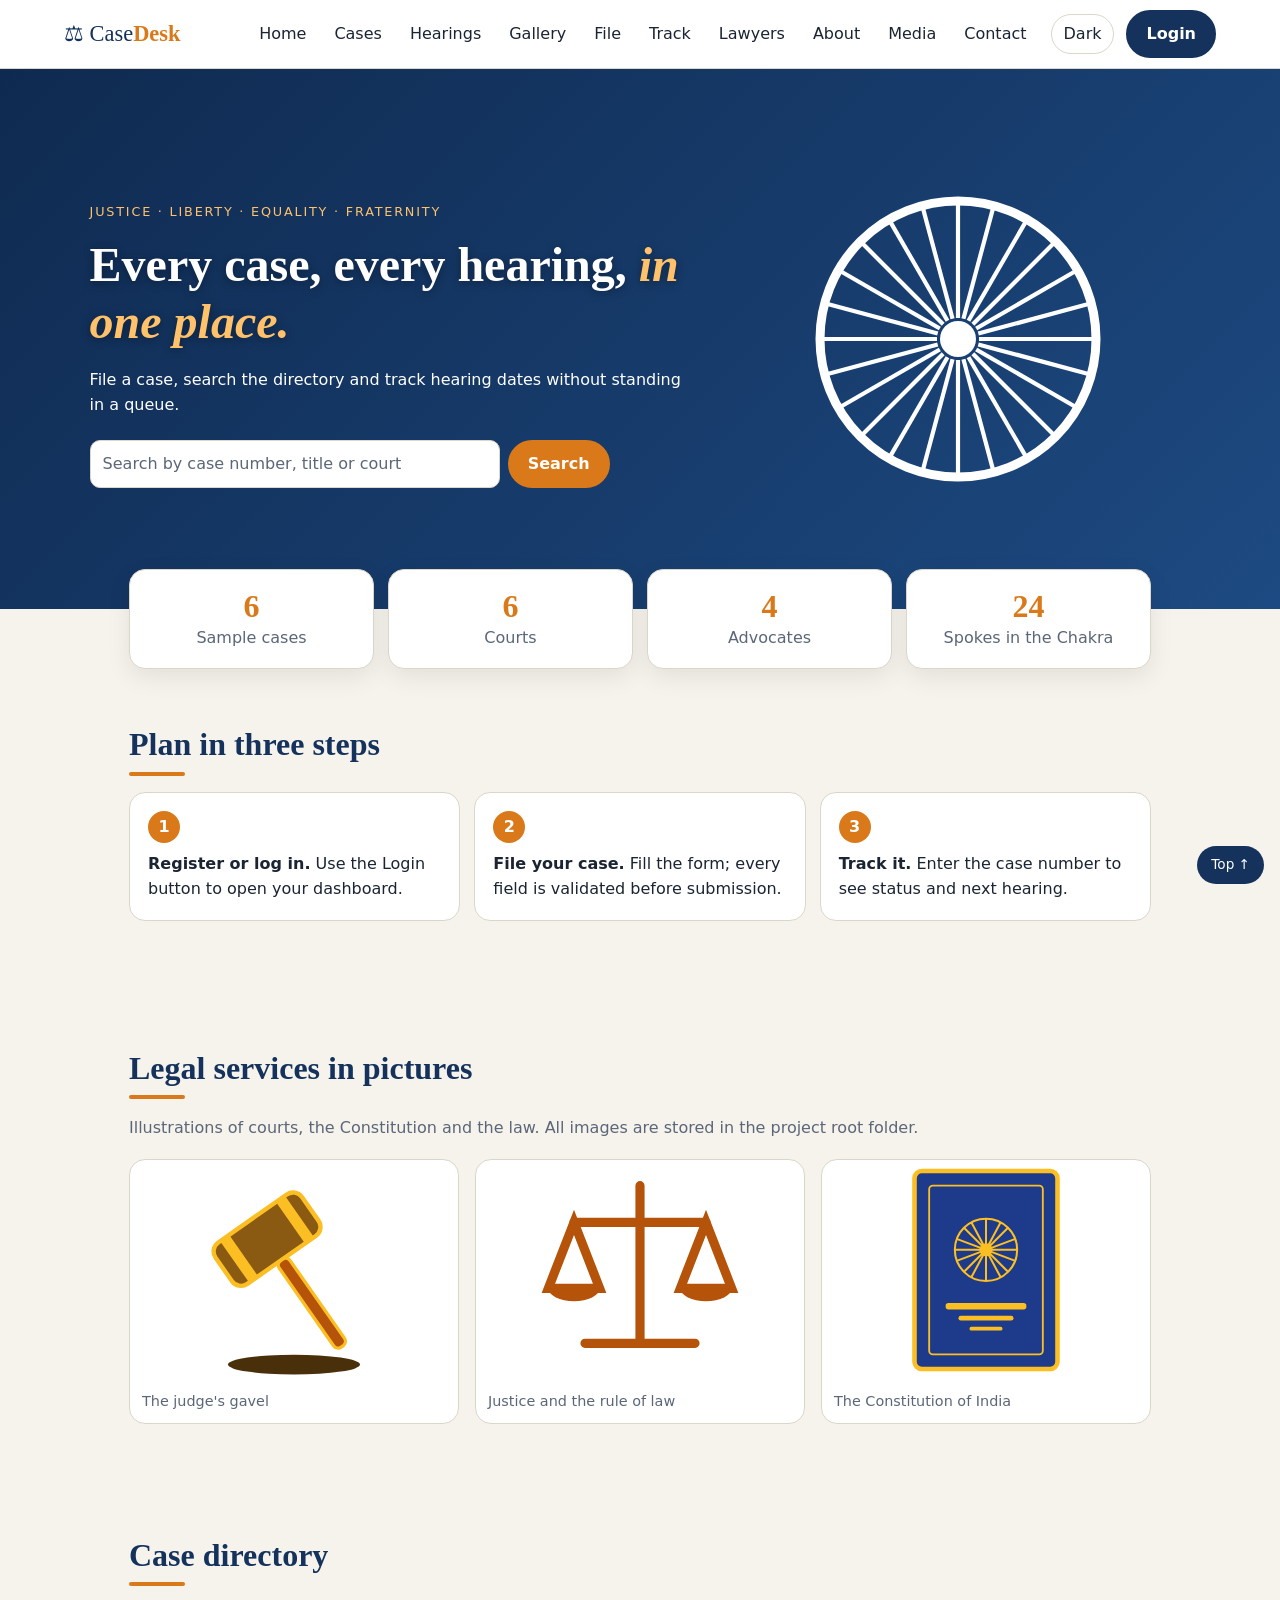
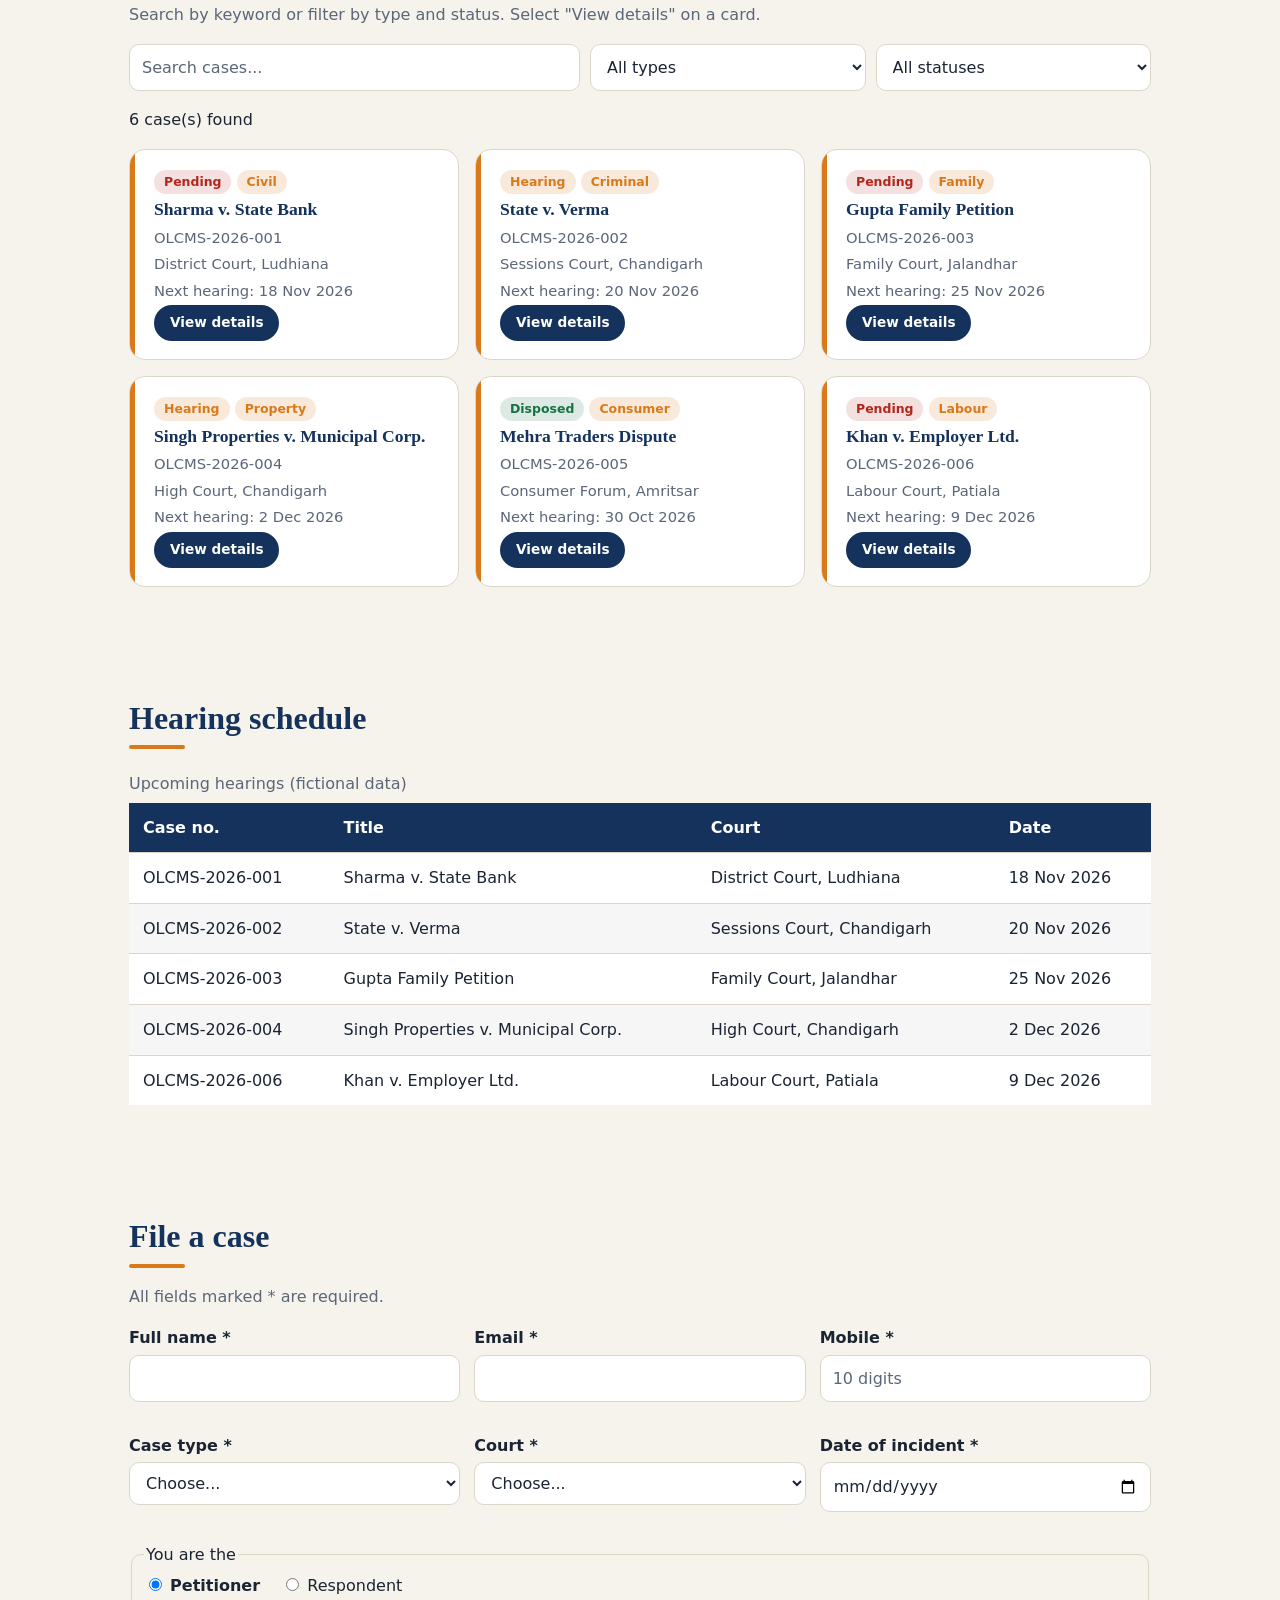
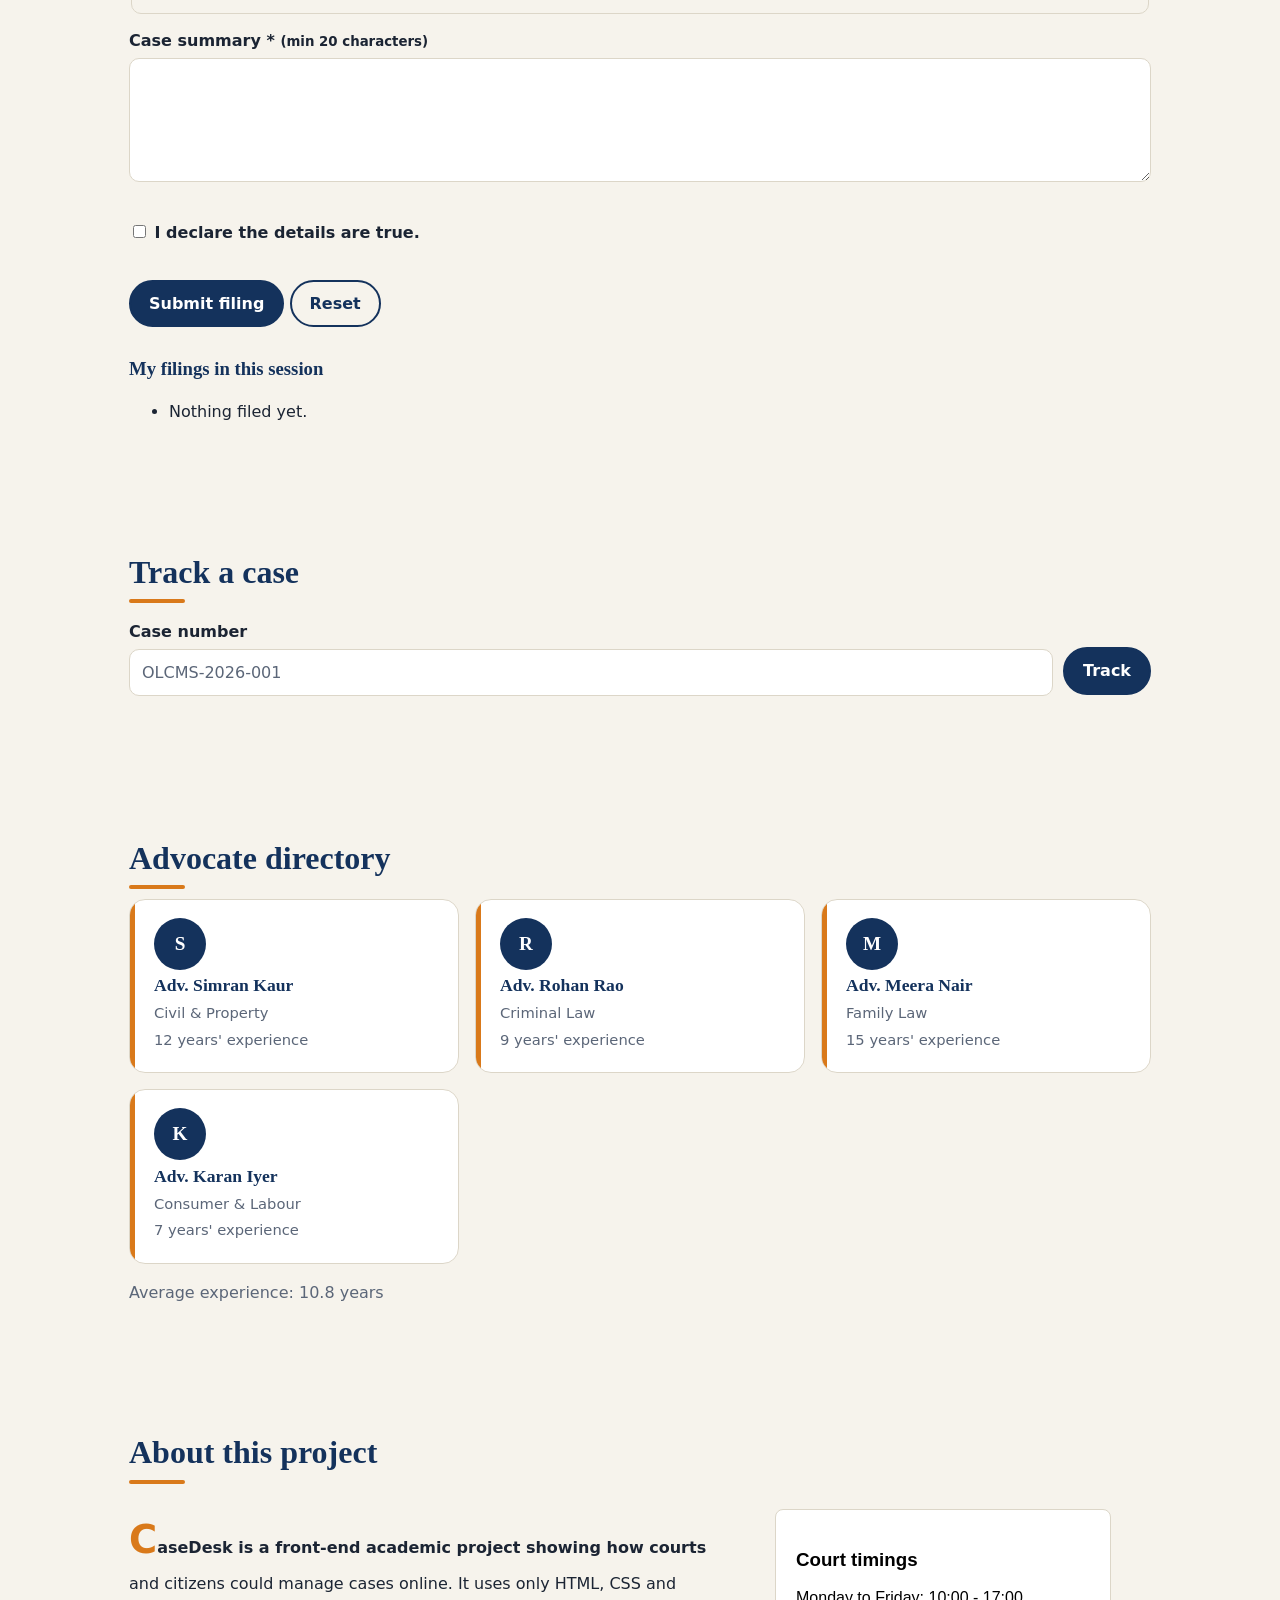
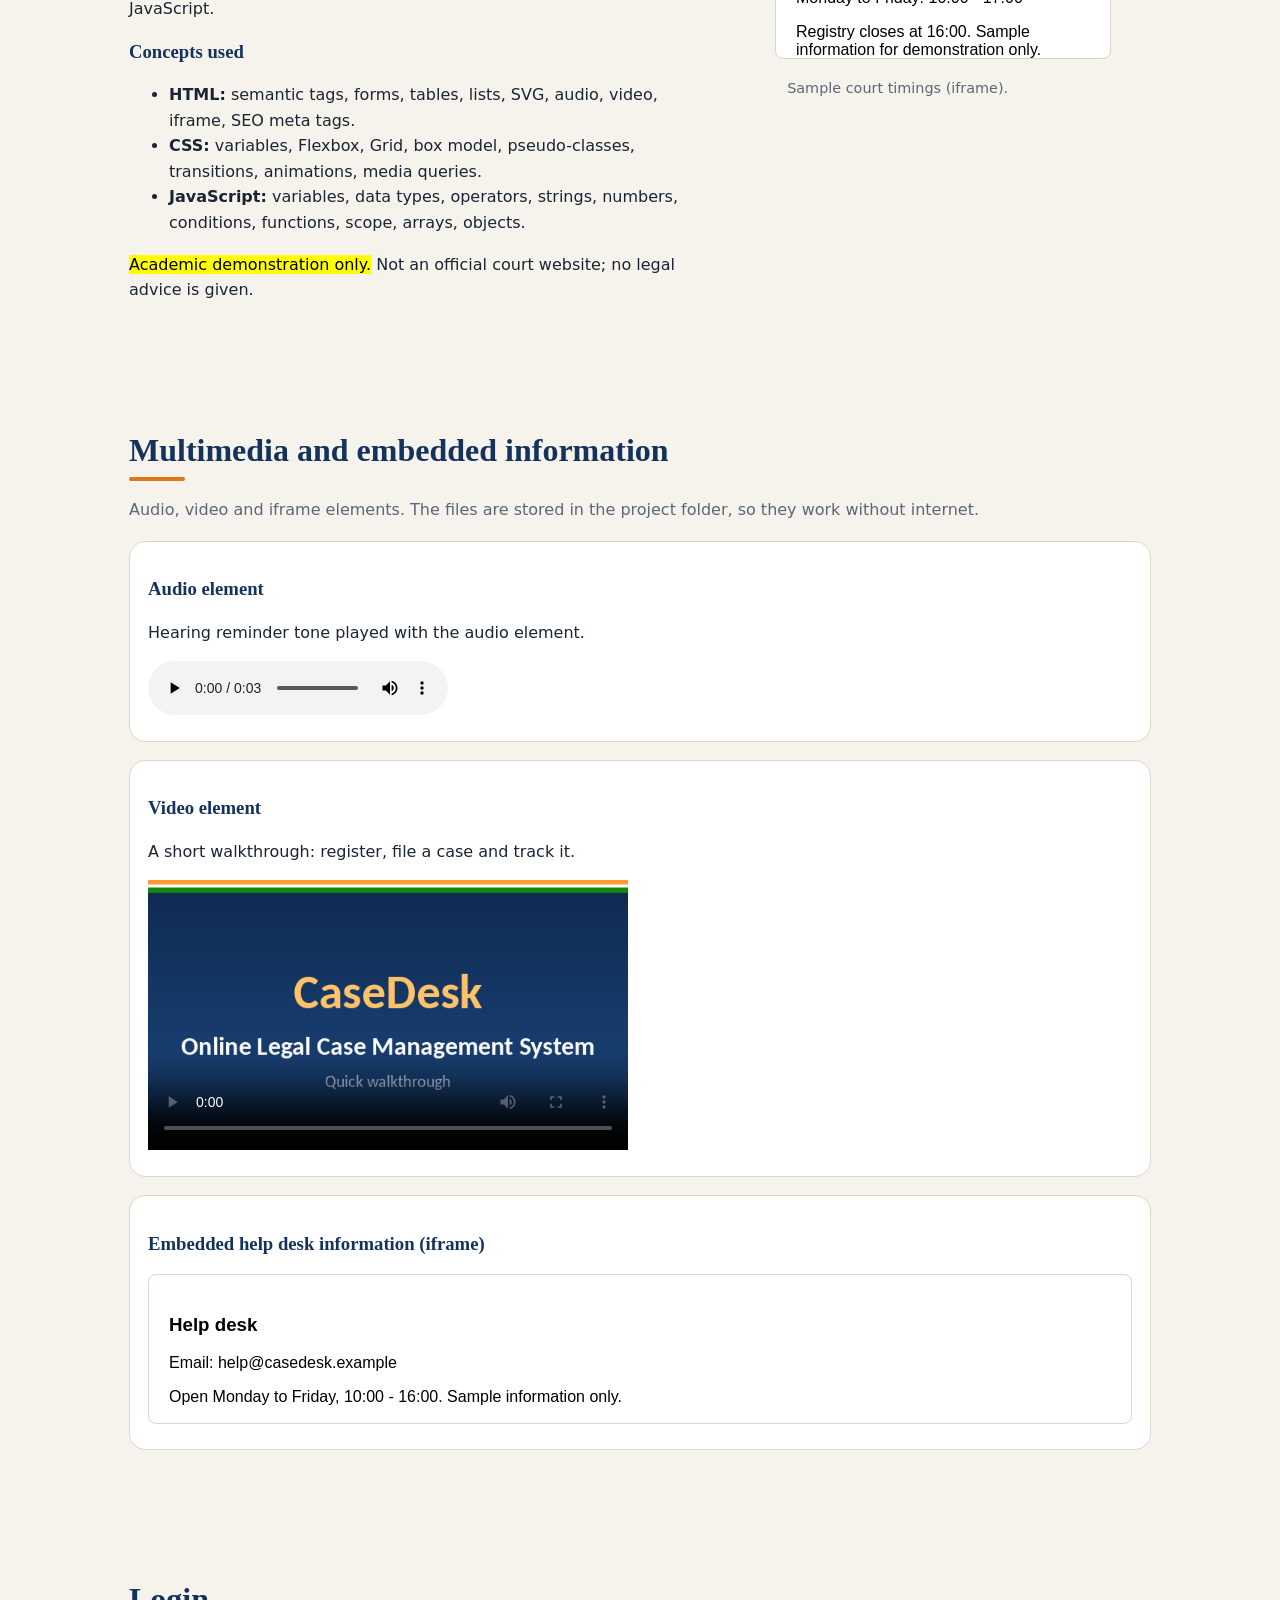
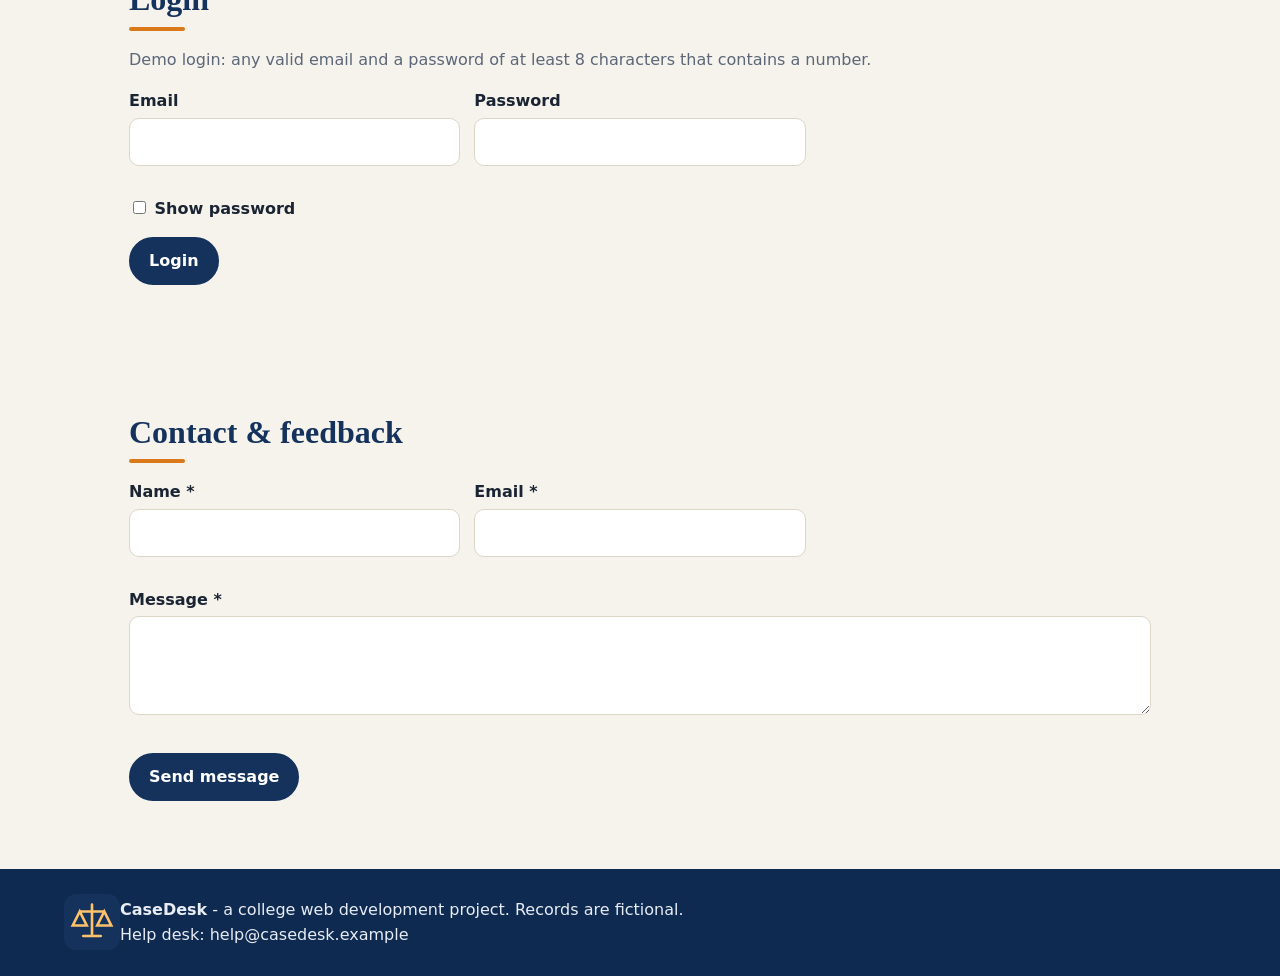
<file: index.html>
<!DOCTYPE html>
<html lang="en">
<head>
<meta charset="UTF-8">
<meta name="viewport" content="width=device-width, initial-scale=1">
<meta name="description" content="CaseDesk is an online legal case management
  system: file, search and track court cases and hearings.">
<meta name="keywords" content="legal case management, court hearings,
  file a case, track case, India">
<title>CaseDesk - Online Legal Case Management System</title>
<link rel="icon" href="logo.svg" type="image/svg+xml">
<link rel="stylesheet" href="style.css">
<script src="main.js" defer></script>
</head>
<body>

<a class="skip" href="#main">Skip to main content</a>

<header id="top">
  <a class="brand" href="#home">&#9878; Case<b>Desk</b></a>
  <button id="menuBtn" type="button">Menu</button>
  <nav id="nav" aria-label="Main navigation">
    <ul>
      <li><a href="#home">Home</a></li>
      <li><a href="#cases">Cases</a></li>
      <li><a href="#hearings">Hearings</a></li>
      <li><a href="#gallery">Gallery</a></li>
      <li><a href="#file">File</a></li>
      <li><a href="#track">Track</a></li>
      <li><a href="#lawyers">Lawyers</a></li>
      <li><a href="#about">About</a></li>
      <li><a href="#media">Media</a></li>
      <li><a href="#contact">Contact</a></li>
    </ul>
  </nav>
  <button id="themeBtn" type="button">Dark</button>
  <a id="loginLink" class="btn" href="#login">Login</a>
</header>

<main id="main">

<!-- ========== HOME / HERO ========== -->
<section id="home" class="hero">
  <div>
    <p class="eyebrow">Justice &middot; Liberty &middot; Equality &middot;
       Fraternity</p>
    <h1>Every case, every hearing, <em>in one place.</em></h1>
    <p>File a case, search the directory and track hearing dates
       without standing in a queue.</p>
    <form id="heroSearch">
      <label for="q0" class="sr">Search cases</label>
      <input id="q0" type="search"
             placeholder="Search by case number, title or court">
      <button class="btn" type="submit">Search</button>
    </form>
  </div>
  <!-- SVG graphic: Ashoka Chakra (24 spokes) -->
  <svg id="chakra" viewBox="-50 -50 100 100" width="200" height="200"
       role="img" aria-label="Ashoka Chakra">
    <circle r="46" fill="none" stroke="#fff" stroke-width="3"/>
    <circle r="6" fill="#fff"/>
    <g stroke="#fff" stroke-width="1.4">
    <line y1="7" y2="45" transform="rotate(0)"/>
    <line y1="7" y2="45" transform="rotate(15)"/>
    <line y1="7" y2="45" transform="rotate(30)"/>
    <line y1="7" y2="45" transform="rotate(45)"/>
    <line y1="7" y2="45" transform="rotate(60)"/>
    <line y1="7" y2="45" transform="rotate(75)"/>
    <line y1="7" y2="45" transform="rotate(90)"/>
    <line y1="7" y2="45" transform="rotate(105)"/>
    <line y1="7" y2="45" transform="rotate(120)"/>
    <line y1="7" y2="45" transform="rotate(135)"/>
    <line y1="7" y2="45" transform="rotate(150)"/>
    <line y1="7" y2="45" transform="rotate(165)"/>
    <line y1="7" y2="45" transform="rotate(180)"/>
    <line y1="7" y2="45" transform="rotate(195)"/>
    <line y1="7" y2="45" transform="rotate(210)"/>
    <line y1="7" y2="45" transform="rotate(225)"/>
    <line y1="7" y2="45" transform="rotate(240)"/>
    <line y1="7" y2="45" transform="rotate(255)"/>
    <line y1="7" y2="45" transform="rotate(270)"/>
    <line y1="7" y2="45" transform="rotate(285)"/>
    <line y1="7" y2="45" transform="rotate(300)"/>
    <line y1="7" y2="45" transform="rotate(315)"/>
    <line y1="7" y2="45" transform="rotate(330)"/>
    <line y1="7" y2="45" transform="rotate(345)"/>
    </g>
  </svg>
</section>

<section class="stats" aria-label="Statistics">
  <p><b id="statCases">0</b>Sample cases</p>
  <p><b id="statCourts">0</b>Courts</p>
  <p><b id="statLawyers">0</b>Advocates</p>
  <p><b>24</b>Spokes in the Chakra</p>
</section>

<!-- ========== HOW IT WORKS (ordered list) ========== -->
<section id="how">
  <h2>Plan in three steps</h2>
  <ol class="steps">
    <li><span class="num">1</span><strong>Register or log in.</strong>
        Use the Login button to open your dashboard.</li>
    <li><span class="num">2</span><strong>File your case.</strong>
        Fill the form; every field is validated before submission.</li>
    <li><span class="num">3</span><strong>Track it.</strong>
        Enter the case number to see status and next hearing.</li>
  </ol>
</section>

<!-- ========== GALLERY (images, figure, figcaption) ========== -->
<section id="gallery" aria-labelledby="galleryTitle">
  <h2 id="galleryTitle">Legal services in pictures</h2>
  <p class="sub">Illustrations of courts, the Constitution and the law.
     All images are stored in the project root folder.</p>
  <div class="photo-gallery">
    <figure>
      <img src="gavel.svg" alt="A judge's gavel and sound block"
           width="300" height="220">
      <figcaption>The judge's gavel</figcaption>
    </figure>
    <figure>
      <img src="scales.svg" alt="Scales of justice" width="300" height="220">
      <figcaption>Justice and the rule of law</figcaption>
    </figure>
    <figure>
      <img src="constitution-book.svg" alt="Constitution of India book"
           width="300" height="220">
      <figcaption>The Constitution of India</figcaption>
    </figure>
  </div>
</section>

<!-- ========== CASE DIRECTORY (filled by JavaScript) ========== -->
<section id="cases">
  <h2>Case directory</h2>
  <p class="sub">Search by keyword or filter by type and status.
     Select "View details" on a card.</p>
  <div class="bar">
    <input id="q" type="search" aria-label="Search cases"
           placeholder="Search cases...">
    <select id="fType" aria-label="Filter by type">
      <option value="">All types</option>
    </select>
    <select id="fStatus" aria-label="Filter by status">
      <option value="">All statuses</option>
    </select>
  </div>
  <p id="count" aria-live="polite"></p>
  <div id="grid" class="grid"></div>
  <article id="detail" class="res" hidden></article>
</section>

<!-- ========== HEARING SCHEDULE (table) ========== -->
<section id="hearings">
  <h2>Hearing schedule</h2>
  <div class="scroll">
    <table>
      <caption>Upcoming hearings (fictional data)</caption>
      <thead>
        <tr>
          <th scope="col">Case no.</th>
          <th scope="col">Title</th>
          <th scope="col">Court</th>
          <th scope="col">Date</th>
        </tr>
      </thead>
      <tbody id="hbody"></tbody>
    </table>
  </div>
</section>

<!-- ========== FILE A CASE (form) ========== -->
<section id="file">
  <h2>File a case</h2>
  <p class="sub">All fields marked * are required.</p>
  <form id="fileForm" novalidate>
    <div class="row">
      <div class="f">
        <label for="name">Full name *</label>
        <input id="name" name="name" type="text" required minlength="3">
        <span id="err-name" class="err"></span>
      </div>
      <div class="f">
        <label for="email">Email *</label>
        <input id="email" name="email" type="email" required>
        <span id="err-email" class="err"></span>
      </div>
      <div class="f">
        <label for="phone">Mobile *</label>
        <input id="phone" name="phone" type="tel" required
               placeholder="10 digits" maxlength="10">
        <span id="err-phone" class="err"></span>
      </div>
    </div>
    <div class="row">
      <div class="f">
        <label for="type">Case type *</label>
        <select id="type" name="type" required>
          <option value="">Choose...</option>
        </select>
        <span id="err-type" class="err"></span>
      </div>
      <div class="f">
        <label for="court">Court *</label>
        <select id="court" name="court" required>
          <option value="">Choose...</option>
        </select>
        <span id="err-court" class="err"></span>
      </div>
      <div class="f">
        <label for="date">Date of incident *</label>
        <input id="date" name="date" type="date" required
               min="2025-01-01" max="2026-12-31">
        <span id="err-date" class="err"></span>
      </div>
    </div>
    <fieldset>
      <legend>You are the</legend>
      <label><input type="radio" name="role" value="Petitioner" checked>
             <span>Petitioner</span></label>
      <label><input type="radio" name="role" value="Respondent">
             <span>Respondent</span></label>
    </fieldset>
    <div class="f">
      <label for="desc">Case summary * <small>(min 20 characters)</small></label>
      <textarea id="desc" name="desc" rows="4" required minlength="20"></textarea>
      <span id="err-desc" class="err"></span>
    </div>
    <div class="f">
      <label><input id="ok" type="checkbox" name="ok" required>
             <span>I declare the details are true.</span></label>
      <span id="err-ok" class="err"></span>
    </div>
    <button class="btn" type="submit">Submit filing</button>
    <button class="btn ghost" type="reset">Reset</button>
    <output id="fileOut" aria-live="polite"></output>
  </form>
  <h3>My filings in this session</h3>
  <ul id="mine"><li>Nothing filed yet.</li></ul>
</section>

<!-- ========== TRACK A CASE (form) ========== -->
<section id="track">
  <h2>Track a case</h2>
  <form id="trackForm" class="inline" novalidate>
    <div class="f">
      <label for="cn">Case number</label>
      <input id="cn" name="case" type="text" required
             placeholder="OLCMS-2026-001">
      <span id="err-cn" class="err"></span>
    </div>
    <button class="btn" type="submit">Track</button>
  </form>
  <article id="result" aria-live="polite"></article>
</section>

<!-- ========== ADVOCATE DIRECTORY ========== -->
<section id="lawyers">
  <h2>Advocate directory</h2>
  <div id="lgrid" class="grid"></div>
  <p id="avgExp" class="sub"></p>
</section>

<!-- ========== ABOUT (article + figure + iframe) ========== -->
<section id="about">
  <h2>About this project</h2>
  <div class="two">
    <article>
      <p class="lead">CaseDesk is a front-end academic project showing how
         courts and citizens could manage cases online. It uses only HTML,
         CSS and JavaScript.</p>
      <h3>Concepts used</h3>
      <ul>
        <li><strong>HTML:</strong> semantic tags, forms, tables, lists, SVG,
            audio, video, iframe, SEO meta tags.</li>
        <li><strong>CSS:</strong> variables, Flexbox, Grid, box model,
            pseudo-classes, transitions, animations, media queries.</li>
        <li><strong>JavaScript:</strong> variables, data types, operators,
            strings, numbers, conditions, functions, scope, arrays, objects.</li>
      </ul>
      <p><mark>Academic demonstration only.</mark> Not an official court
         website; no legal advice is given.</p>
    </article>
    <figure>
      <iframe title="Court timings" src="court-timings.html"
              width="100%" height="150"></iframe>
      <figcaption>Sample court timings (iframe).</figcaption>
    </figure>
  </div>
</section>

<!-- ========== MULTIMEDIA (audio, video, iframe) ========== -->
<section id="media" aria-labelledby="mediaTitle">
  <h2 id="mediaTitle">Multimedia and embedded information</h2>
  <p class="sub">Audio, video and iframe elements. The files are stored in
     the project folder, so they work without internet.</p>
  <article>
    <h3>Audio element</h3>
    <p>Hearing reminder tone played with the audio element.</p>
    <audio controls>
      <source src="reminder.mp3" type="audio/mpeg">
      Your browser does not support the audio element.
    </audio>
  </article>
  <article>
    <h3>Video element</h3>
    <p>A short walkthrough: register, file a case and track it.</p>
    <video controls width="480" poster="poster.png">
      <source src="walkthrough.mp4" type="video/mp4">
      Your browser does not support the video element.
    </video>
  </article>
  <article>
    <h3>Embedded help desk information (iframe)</h3>
    <iframe title="Help desk information" src="help-desk.html"
            width="100%" height="150"></iframe>
  </article>
</section>

<!-- ========== LOGIN (form) ========== -->
<section id="login">
  <h2>Login</h2>
  <p class="sub">Demo login: any valid email and a password of at least
     8 characters that contains a number.</p>
  <form id="loginForm" novalidate>
    <div class="row">
      <div class="f">
        <label for="lemail">Email</label>
        <input id="lemail" name="email" type="email" required>
        <span id="err-lemail" class="err"></span>
      </div>
      <div class="f">
        <label for="lpass">Password</label>
        <input id="lpass" name="password" type="password" required
               minlength="8">
        <span id="err-lpass" class="err"></span>
      </div>
    </div>
    <label><input id="showPw" type="checkbox"> <span>Show password</span></label>
    <p>
      <button class="btn" type="submit">Login</button>
    </p>
    <output id="loginOut" aria-live="polite"></output>
  </form>
</section>

<!-- ========== CONTACT (form) ========== -->
<section id="contact">
  <h2>Contact &amp; feedback</h2>
  <form id="contactForm" novalidate>
    <div class="row">
      <div class="f">
        <label for="cname">Name *</label>
        <input id="cname" name="name" type="text" required minlength="3">
        <span id="err-cname" class="err"></span>
      </div>
      <div class="f">
        <label for="cmail">Email *</label>
        <input id="cmail" name="email" type="email" required>
        <span id="err-cmail" class="err"></span>
      </div>
    </div>
    <div class="f">
      <label for="cmsg">Message *</label>
      <textarea id="cmsg" name="msg" rows="3" required minlength="10"></textarea>
      <span id="err-cmsg" class="err"></span>
    </div>
    <button class="btn" type="submit">Send message</button>
    <output id="cOut" aria-live="polite"></output>
  </form>
</section>

</main>

<footer>
  <p><strong>CaseDesk</strong> - a college web development project.
     Records are fictional.</p>
  <address>Help desk: help@casedesk.example</address>
</footer>

<a class="totop" href="#top">Top &uarr;</a>

</body>
</html>
</file>
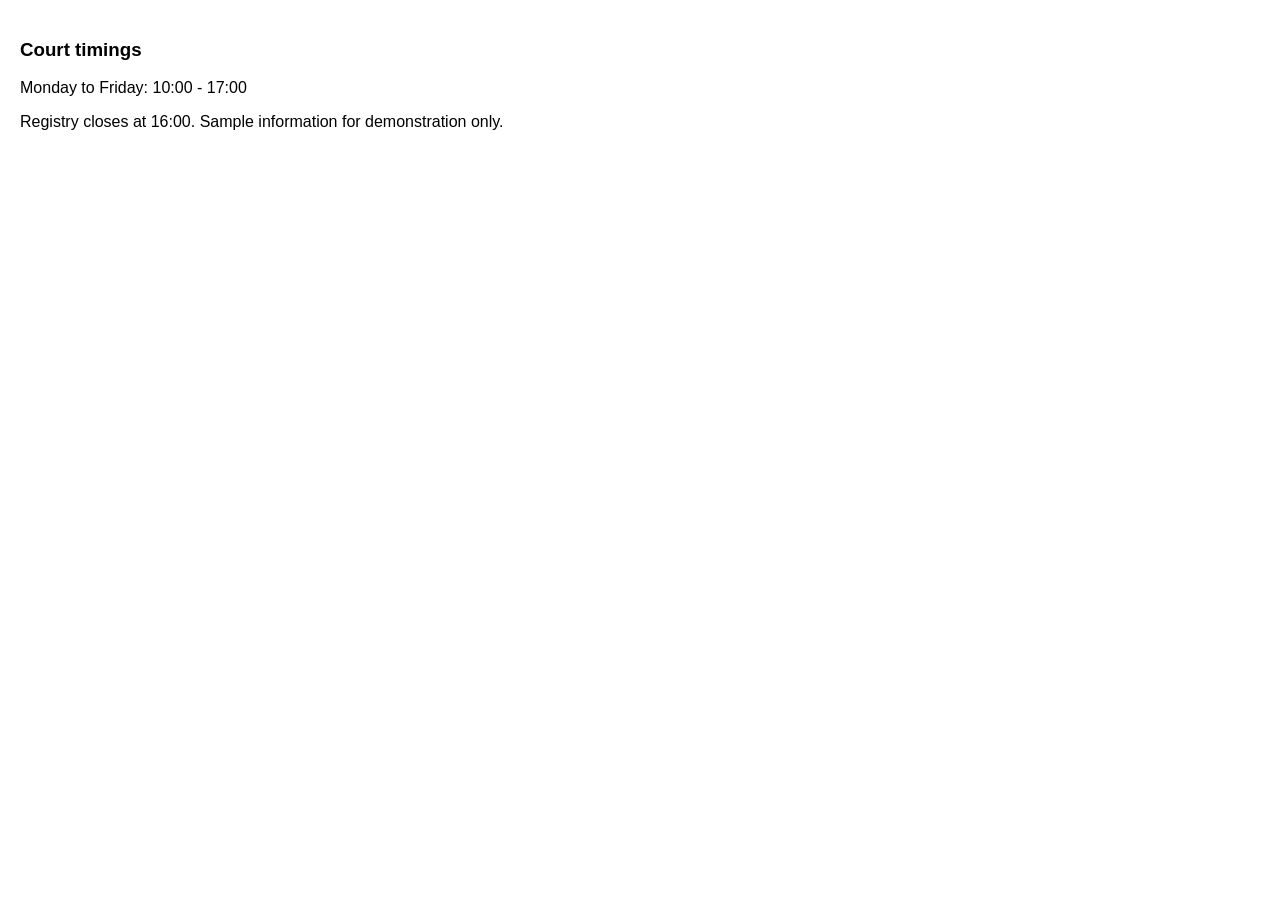
<file: court-timings.html>
<!DOCTYPE html>
<html lang="en">
<head>
<meta charset="UTF-8">
<title>Court timings</title>
</head>
<body style="font-family: sans-serif; padding: 12px;">
<h3>Court timings</h3>
<p>Monday to Friday: 10:00 - 17:00</p>
<p>Registry closes at 16:00. Sample information for demonstration only.</p>
</body>
</html>
</file>
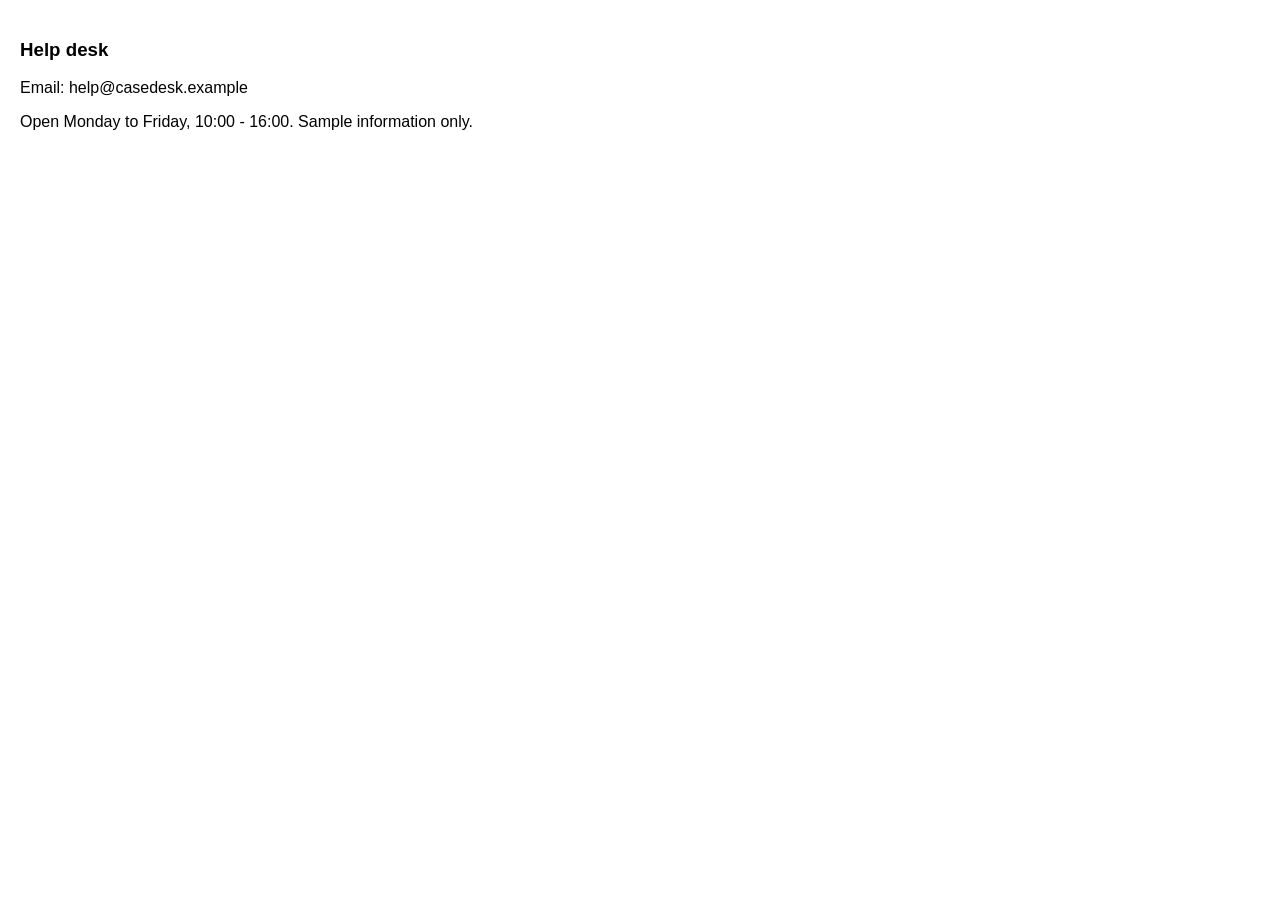
<file: help-desk.html>
<!DOCTYPE html>
<html lang="en">
<head>
<meta charset="UTF-8">
<title>Help desk</title>
</head>
<body style="font-family: sans-serif; padding: 12px;">
<h3>Help desk</h3>
<p>Email: help@casedesk.example</p>
<p>Open Monday to Friday, 10:00 - 16:00. Sample information only.</p>
</body>
</html>
</file>
<file: style.css>
/* =========================================================
   CaseDesk - css/style.css
   Sections: 1 Variables   2 Base   3 Header + navigation
             4 Buttons     5 Hero   6 Statistics + steps
             7 Cards + grids   8 Table   9 Forms
             10 Footer + extras   11 Animations
             12 Responsive design (media queries)
   ========================================================= */

/* ---------- 1. CSS VARIABLES (custom properties) ---------- */
:root {
  --bg: #f6f3ec;
  --card: #ffffff;
  --text: #1b2433;
  --muted: #5b6678;
  --brand: #14325c;
  --accent: #d9791a;
  --line: #dcd6c8;
  --bad: #b3261e;
  --ok: #177245;
  --r: 16px;
}

/* Dark theme: the same variables with new values.
   The attribute selector matches <html data-theme="dark"> */
:root[data-theme="dark"] {
  --bg: #0e1522;
  --card: #17202f;
  --text: #e8ecf4;
  --muted: #9aa6bb;
  --brand: #7fa8e6;
  --accent: #f0a04b;
  --line: #2b384d;
  --bad: #ff8a80;
  --ok: #6fd49c;
}

/* ---------- 2. BASE ----------
   Selector types used in this file:
   universal (*), element (body), class (.card), id (#top),
   group (h1, h2), descendant (nav a), child (ul > li),
   adjacent sibling (label + input), attribute (input[type="email"]).
   Specificity (low to high): element < class / attribute /
   pseudo-class < id < inline style. Example: "#top a" beats ".brand". */
* {
  box-sizing: border-box;
}

body {
  margin: 0;
  background: var(--bg);
  color: var(--text);
  font-family: system-ui, "Segoe UI", Roboto, sans-serif;
  font-size: 16px;
  line-height: 1.6;
}

h1, h2, h3 {
  font-family: Georgia, "Times New Roman", serif;
  line-height: 1.2;
  color: var(--brand);
}

h1 {
  font-size: 3rem;
  margin: 0 0 0.2em;
}

h2 {
  font-size: 2rem;
  margin: 0 0 0.3em;
}

h2::after {
  content: "";
  display: block;
  width: 56px;
  height: 4px;
  margin-top: 8px;
  background: var(--accent);
  border-radius: 4px;
}

a {
  color: var(--brand);
}

.sub {
  color: var(--muted);
}

/* Pseudo-elements */
.lead::first-letter {
  font-size: 2.4rem;
  font-weight: 700;
  color: var(--accent);
}

.lead::first-line {
  font-weight: 600;
}

::selection {
  background: var(--accent);
  color: white;
}

input::placeholder {
  color: var(--muted);
}

/* Hidden but readable by screen readers (accessibility) */
.sr {
  position: absolute;
  left: -9999px;
}

.skip {
  position: absolute;
  left: -9999px;
}

.skip:focus {
  left: 8px;
  top: 8px;
  padding: 8px;
  background: var(--card);
  z-index: 99;
}

section {
  max-width: 1150px;
  margin: 0 auto;
  padding: 3.5rem 5vw;
}

/* ---------- 3. HEADER + NAVIGATION ----------
   position: sticky keeps the header at the top while scrolling.
   display: flex lays out the logo, menu and buttons in one row. */
header {
  position: sticky;
  top: 0;
  z-index: 20;
  display: flex;
  align-items: center;
  gap: 12px;
  padding: 10px 5vw;
  background: var(--card);
  border-bottom: 1px solid var(--line);
}

.brand {
  margin-right: auto;
  font-family: Georgia, serif;
  font-size: 1.4rem;
  text-decoration: none;
  color: var(--brand);
}

.brand b {
  color: var(--accent);
}

nav ul {
  display: flex;
  gap: 4px;
  margin: 0;
  padding: 0;
  list-style: none;
}

nav a {
  display: block;
  padding: 6px 12px;
  border-radius: 999px;
  text-decoration: none;
  color: var(--text);
  transition: background 0.2s, color 0.2s;
}

nav a:hover,
nav a:focus {
  background: var(--accent);
  color: white;
}

#menuBtn {
  display: none;
}

button {
  font: inherit;
  cursor: pointer;
}

#themeBtn,
#menuBtn {
  padding: 6px 12px;
  border: 1px solid var(--line);
  border-radius: 999px;
  background: none;
  color: var(--text);
}

/* position: fixed keeps this link in the corner of the screen */
.totop {
  position: fixed;
  right: 16px;
  bottom: 16px;
  padding: 8px 14px;
  border-radius: 999px;
  background: var(--brand);
  color: var(--card);
  text-decoration: none;
  font-size: 0.85rem;
}

/* ---------- 4. BUTTONS (transition) ---------- */
.btn {
  display: inline-block;
  padding: 9px 18px;
  border: 2px solid var(--brand);
  border-radius: 999px;
  background: var(--brand);
  color: var(--card);
  font-weight: 600;
  text-decoration: none;
  transition: transform 0.2s, box-shadow 0.2s;
}

.btn:hover {
  transform: translateY(-2px);
  box-shadow: 0 6px 16px rgba(0, 0, 0, 0.2);
}

.btn.ghost {
  background: none;
  color: var(--brand);
}

.btn.small {
  padding: 5px 14px;
  font-size: 0.85rem;
}

/* ---------- 5. HERO (gradient background + grid) ---------- */
.hero {
  display: grid;
  grid-template-columns: 1.3fr 1fr;
  gap: 32px;
  align-items: center;
  min-height: 60vh;
  max-width: none;
  padding: 72px 7vw;
  background: linear-gradient(135deg, #0f2a50, #1d4a82);
  color: white;
}

.hero h1 {
  color: white;
  text-shadow: 0 2px 8px rgba(0, 0, 0, 0.35);
}

.hero em {
  color: #ffc26b;
}

.eyebrow {
  letter-spacing: 0.14em;
  text-transform: uppercase;
  font-size: 0.8rem;
  color: #ffc26b;
}

#heroSearch {
  display: flex;
  gap: 8px;
  max-width: 520px;
  margin-top: 22px;
}

#heroSearch input {
  flex: 1;
}

#heroSearch .btn {
  background: var(--accent);
  border-color: var(--accent);
  color: white;
}

#chakra {
  width: 100%;
  height: auto;
  max-width: 300px;
  justify-self: center;
  animation: spin 40s linear infinite;
}

/* ---------- 6. STATISTICS + STEPS ---------- */
.stats {
  position: relative;
  margin-top: -40px;
  padding-top: 0;
  padding-bottom: 0;
  display: grid;
  grid-template-columns: repeat(4, 1fr);
  gap: 14px;
}

.stats p {
  margin: 0;
  padding: 18px;
  text-align: center;
  color: var(--muted);
  background: var(--card);
  border: 1px solid var(--line);
  border-radius: var(--r);
  box-shadow: 0 8px 24px rgba(0, 0, 0, 0.08);
}

.stats b {
  display: block;
  font: 700 2rem Georgia, serif;
  color: var(--accent);
}

.steps {
  display: grid;
  grid-template-columns: repeat(3, 1fr);
  gap: 14px;
  padding: 0;
  list-style: none;
}

.steps li {
  padding: 18px;
  background: var(--card);
  border: 1px solid var(--line);
  border-radius: var(--r);
}

.num {
  display: block;
  width: 32px;
  height: 32px;
  margin-bottom: 8px;
  border-radius: 50%;
  background: var(--accent);
  color: white;
  font-weight: 700;
  line-height: 32px;
  text-align: center;
}

/* ---------- 7. CARDS, GRIDS, GALLERY ---------- */
.bar {
  display: flex;
  flex-wrap: wrap;
  gap: 10px;
  margin: 16px 0;
}

.bar input {
  flex: 2 1 220px;
}

.bar select {
  flex: 1 1 160px;
}

.grid {
  display: grid;
  grid-template-columns: repeat(3, 1fr);
  gap: 16px;
}

.card {
  position: relative;
  overflow: hidden;
  padding: 18px 18px 18px 24px;
  background: var(--card);
  border: 1px solid var(--line);
  border-radius: var(--r);
  transition: transform 0.25s, box-shadow 0.25s;
  animation: rise 0.5s both;
}

.card:hover {
  transform: translateY(-5px);
  box-shadow: 0 14px 28px rgba(0, 0, 0, 0.14);
}

.card::before {
  content: "";
  position: absolute;
  left: 0;
  top: 0;
  bottom: 0;
  width: 5px;
  background: var(--accent);
}

.card h3 {
  margin: 0.3em 0;
  font-size: 1.1rem;
}

.card p {
  margin: 0.2em 0;
  color: var(--muted);
  font-size: 0.92rem;
}

.tag {
  display: inline-block;
  padding: 2px 10px;
  border-radius: 999px;
  font-size: 0.78rem;
  font-weight: 600;
  background: rgba(217, 121, 26, 0.16);
  color: var(--accent);
}

.tag.Pending {
  background: rgba(179, 38, 30, 0.14);
  color: var(--bad);
}

.tag.Disposed {
  background: rgba(23, 114, 69, 0.15);
  color: var(--ok);
}

.av {
  display: block;
  width: 52px;
  height: 52px;
  border-radius: 50%;
  background: var(--brand);
  color: var(--card);
  font: 700 1.2rem Georgia, serif;
  line-height: 52px;
  text-align: center;
}

.res {
  margin-top: 16px;
  padding: 16px;
  background: var(--card);
  border: 1px solid var(--line);
  border-left: 5px solid var(--accent);
  border-radius: var(--r);
}

.photo-gallery {
  display: grid;
  grid-template-columns: repeat(3, 1fr);
  gap: 16px;
  margin-top: 18px;
}

.photo-gallery figure {
  margin: 0;
  background: var(--card);
  border: 1px solid var(--line);
  border-radius: var(--r);
  overflow: hidden;
}

.photo-gallery img {
  display: block;
  width: 100%;
  height: 220px;
}

figcaption {
  padding: 10px 12px;
  color: var(--muted);
  font-size: 0.9rem;
}

.two {
  display: grid;
  grid-template-columns: 1.4fr 1fr;
  gap: 24px;
}

#media article {
  margin: 18px 0;
  padding: 18px;
  background: var(--card);
  border: 1px solid var(--line);
  border-radius: var(--r);
}

audio,
video {
  max-width: 100%;
}

iframe {
  width: 100%;
  border: 1px solid var(--line);
  border-radius: 8px;
  background: white;
}

/* ---------- 8. TABLE ---------- */
.scroll {
  overflow-x: auto;
  margin-top: 16px;
}

table {
  width: 100%;
  border-collapse: collapse;
  background: var(--card);
}

caption {
  padding: 6px 0;
  text-align: left;
  color: var(--muted);
}

th,
td {
  padding: 12px 14px;
  text-align: left;
  border-bottom: 1px solid var(--line);
}

thead th {
  background: var(--brand);
  color: var(--card);
}

tbody tr:nth-child(even) {
  background: rgba(127, 127, 127, 0.07);
}

tbody tr:hover {
  background: rgba(217, 121, 26, 0.14);
}

tbody tr:last-child td {
  border-bottom: none;
}

/* ---------- 9. FORM STYLING ---------- */
form {
  margin-top: 16px;
}

.row {
  display: grid;
  grid-template-columns: repeat(3, 1fr);
  gap: 14px;
}

.f {
  margin-bottom: 14px;
}

label {
  display: block;
  margin-bottom: 4px;
  font-weight: 600;
}

input,
select,
textarea {
  width: 100%;
  padding: 10px 12px;
  border: 1.5px solid var(--line);
  border-radius: 10px;
  background: var(--card);
  color: var(--text);
  font: inherit;
  transition: border-color 0.2s, box-shadow 0.2s;
}

input:hover,
select:hover,
textarea:hover {
  border-color: var(--brand);
}

input:focus,
select:focus,
textarea:focus {
  outline: none;
  border-color: var(--accent);
  box-shadow: 0 0 0 3px rgba(217, 121, 26, 0.25);
}

input[type="checkbox"],
input[type="radio"] {
  width: auto;
}

input[type="email"] {
  text-transform: lowercase;
}

input:checked + span {
  font-weight: 700;
}

.bad {
  border-color: var(--bad);
}

fieldset {
  margin-bottom: 14px;
  border: 1.5px solid var(--line);
  border-radius: 10px;
}

fieldset label {
  display: inline-block;
  margin-right: 16px;
  font-weight: 400;
}

.err {
  display: block;
  min-height: 1.2em;
  color: var(--bad);
  font-size: 0.85rem;
}

output {
  display: block;
  margin-top: 12px;
  font-weight: 600;
  color: var(--ok);
}

.inline {
  display: flex;
  flex-wrap: wrap;
  align-items: flex-start;
  gap: 10px;
}

.inline .f {
  flex: 1 1 240px;
}

.inline .btn {
  margin-top: 28px;
}

/* ---------- 10. FOOTER ---------- */
footer {
  padding: 28px 5vw 28px 120px;
  background: #0f2a50 url("logo.svg") no-repeat 5vw center;
  background-size: 56px;
  color: #e8ecf4;
}

footer p {
  margin: 0;
}

footer address {
  font-style: normal;
}

/* ---------- 11. ANIMATIONS (@keyframes) ---------- */
@keyframes spin {
  to {
    transform: rotate(360deg);
  }
}

@keyframes rise {
  from {
    opacity: 0;
    transform: translateY(14px);
  }
}

/* ---------- 12. RESPONSIVE DESIGN (media queries) ----------
   Tablet screens: up to 900px wide */
@media (max-width: 900px) {
  h1 {
    font-size: 2.2rem;
  }

  .hero,
  .two,
  .steps {
    grid-template-columns: 1fr;
  }

  .stats {
    grid-template-columns: repeat(2, 1fr);
  }

  .grid,
  .photo-gallery,
  .row {
    grid-template-columns: repeat(2, 1fr);
  }

  #menuBtn {
    display: block;
  }

  nav {
    display: none;
    position: absolute;
    left: 0;
    right: 0;
    top: 100%;
    padding: 8px 5vw;
    background: var(--card);
    border-bottom: 1px solid var(--line);
  }

  nav.open {
    display: block;
  }

  nav ul {
    flex-direction: column;
  }

  #chakra {
    max-width: 160px;
  }
}

/* Phone screens: up to 600px wide */
@media (max-width: 600px) {
  .grid,
  .photo-gallery,
  .row {
    grid-template-columns: 1fr;
  }

  footer {
    padding-left: 5vw;
    background-image: none;
  }
}
</file>
